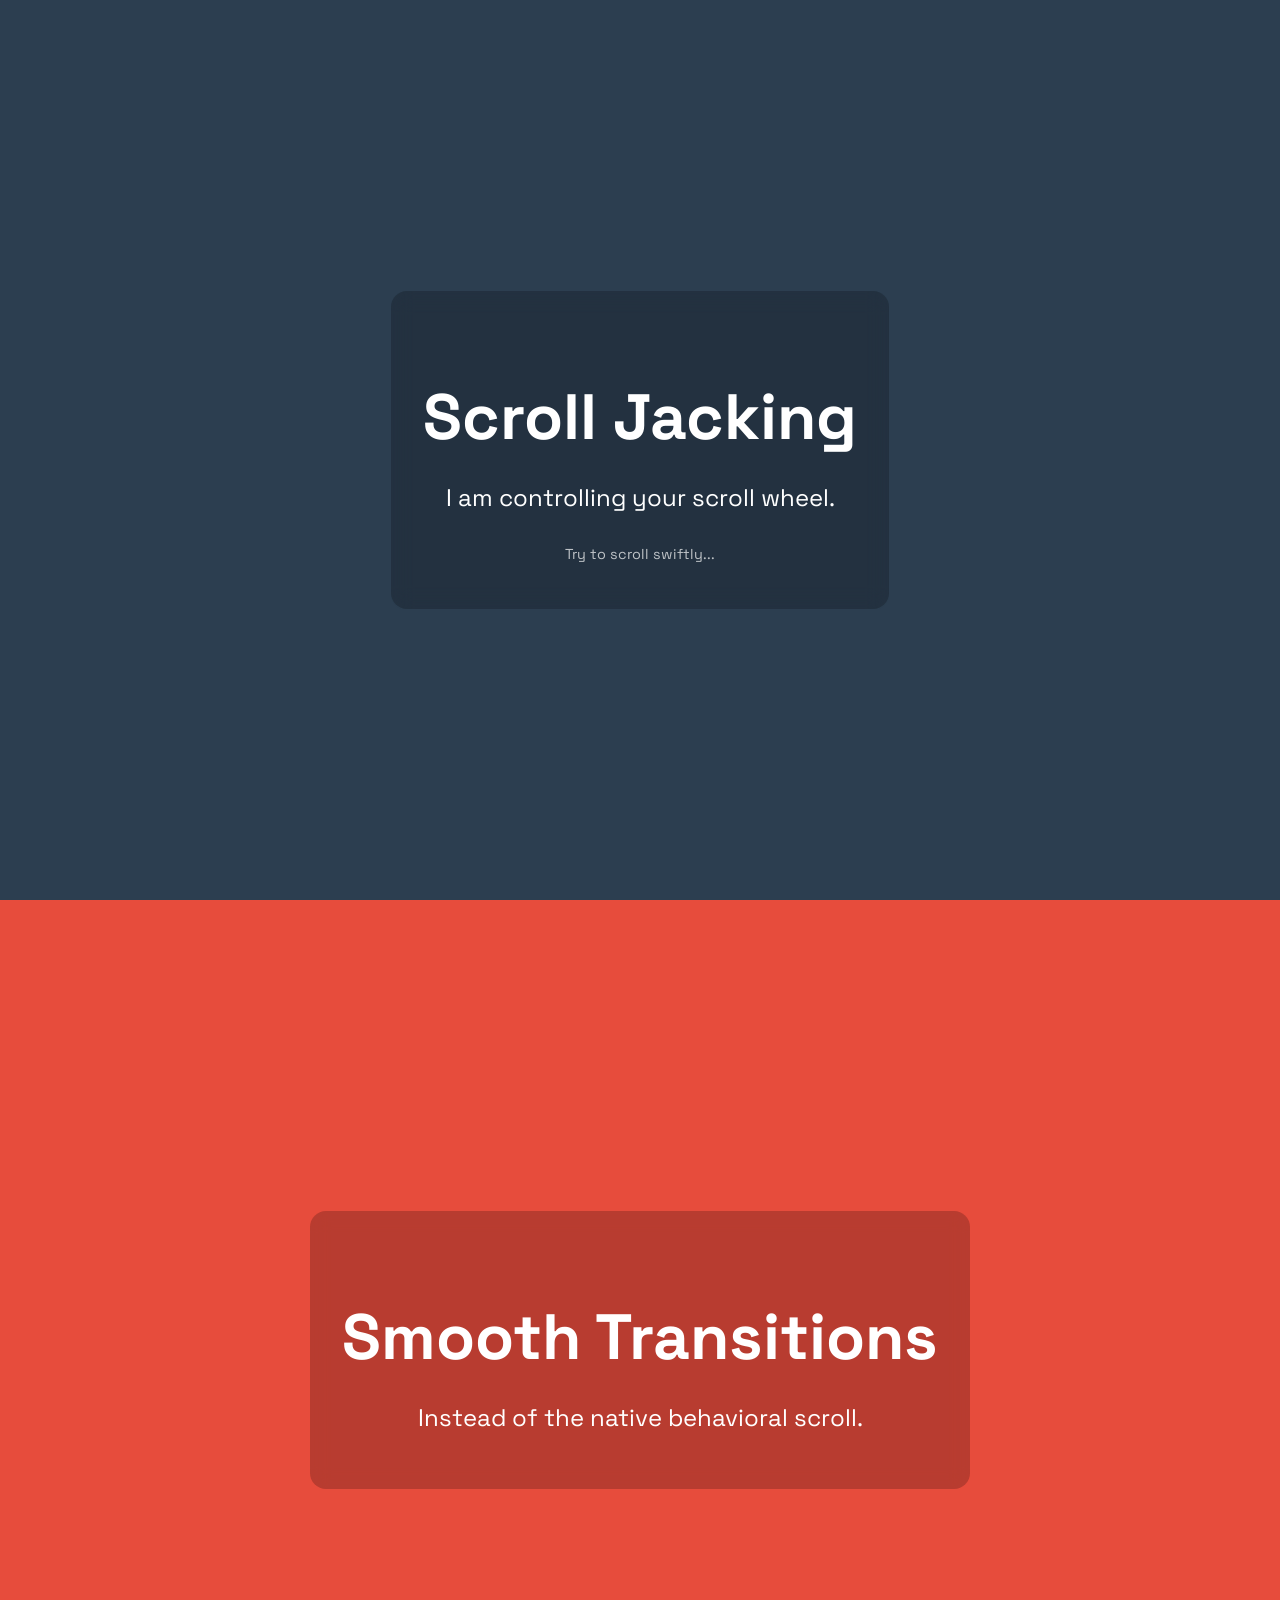
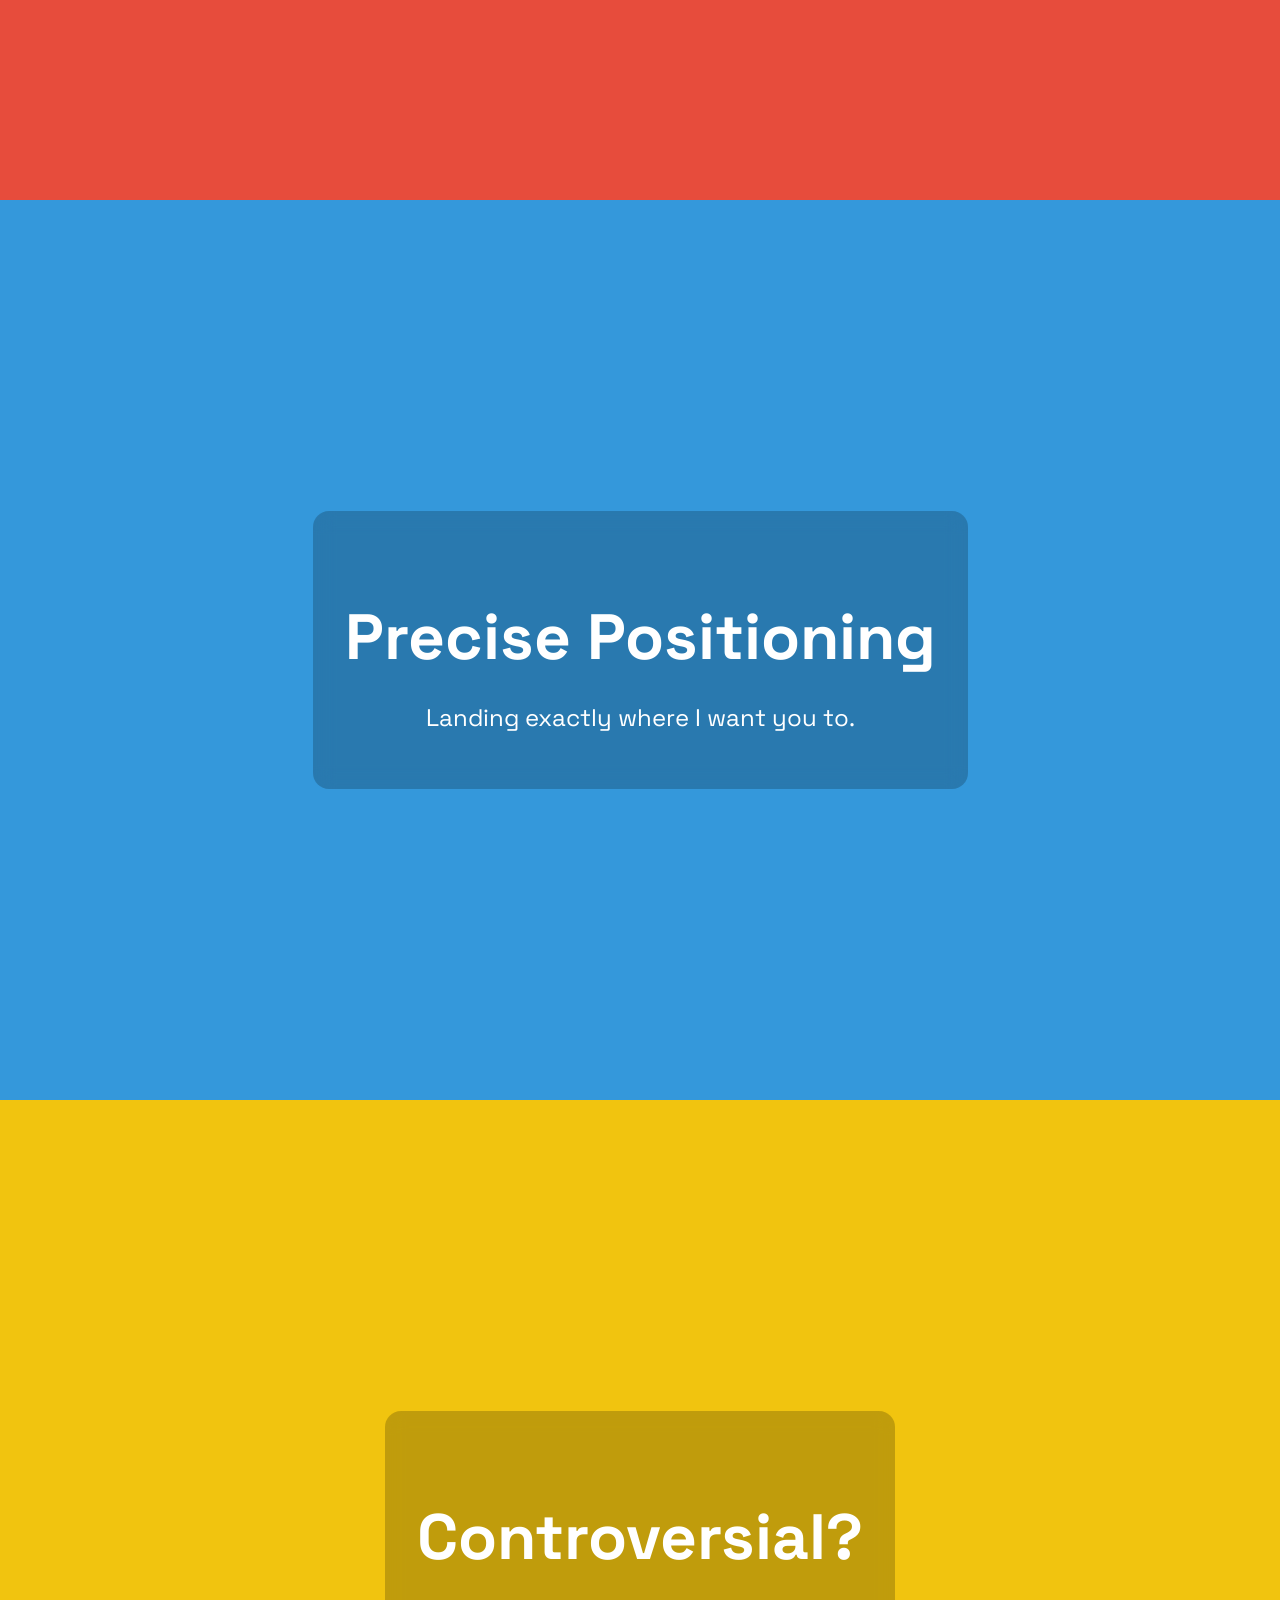
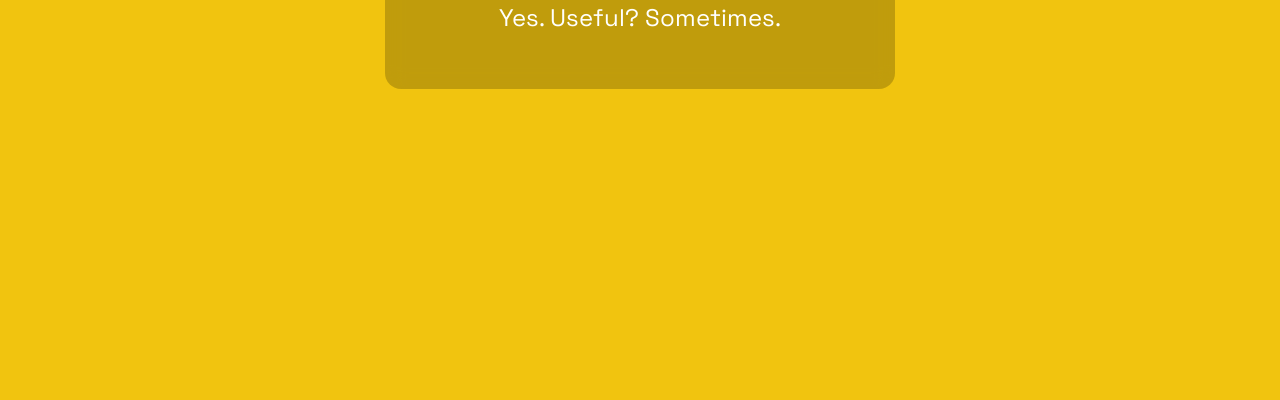
<file: 3_scroll-jacking/index.html>
<!DOCTYPE html>
<html lang="en">
<head>
    <meta charset="UTF-8">
    <meta name="viewport" content="width=device-width, initial-scale=1.0">
    <title>Scroll Jacking (JS Controlled)</title>
    <link rel="stylesheet" href="style.css">
    <style>
        @import url('https://fonts.googleapis.com/css2?family=Space+Grotesk:wght@400;700&display=swap');
    </style>
</head>
<body>
    <div id="progress-bar"></div>
    
    <section class="slide" data-index="0">
        <div class="content">
            <h1>Scroll Jacking</h1>
            <p>I am controlling your scroll wheel.</p>
            <p class="instruction">Try to scroll swiftly...</p>
        </div>
    </section>
    
    <section class="slide" data-index="1">
        <div class="content">
            <h1>Smooth Transitions</h1>
            <p>Instead of the native behavioral scroll.</p>
        </div>
    </section>
    
    <section class="slide" data-index="2">
        <div class="content">
            <h1>Precise Positioning</h1>
            <p>Landing exactly where I want you to.</p>
        </div>
    </section>
    
    <section class="slide" data-index="3">
        <div class="content">
            <h1>Controversial?</h1>
            <p>Yes. Useful? Sometimes.</p>
        </div>
    </section>

    <script src="script.js"></script>
</body>
</html>
</file>
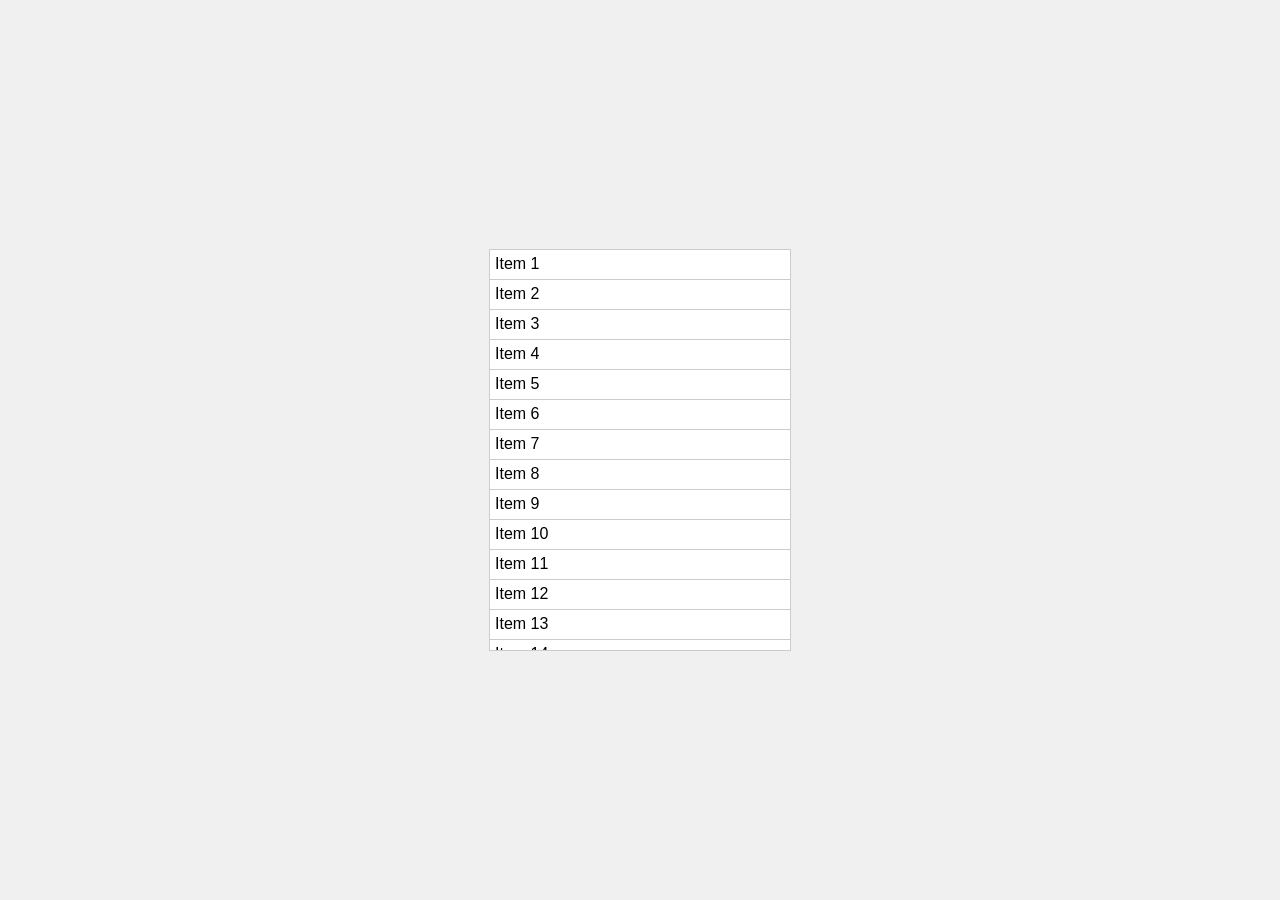
<file: 5_virtual-scrolling/index.html>
<!DOCTYPE html>
<html lang="en">
    <head>
        <meta charset="UTF-8">
        <meta
            name="viewport"
            content="width=device-width, initial-scale=1.0"
        >
        <title>Virtual Scrolling</title>
        <link rel="stylesheet" href="styles.css">
    </head>
    <body>
        <div class="container">
            <div
                class="scroll-container"
                id="scrollContainer"
            >
                <div
                    class="content"
                    id="content"
                ></div>
            </div>
        </div>
        <script src="app.js"></script>
    </body>
</html>
</file>
<file: 3_scroll-jacking/style.css>
body,
html {
    margin: 0;
    padding: 0;
    width: 100%;
    height: 100%;
    overflow: hidden;
    /* Disable native scroll */
    font-family: 'Space Grotesk', sans-serif;
    color: #fff;
}

#progress-bar {
    position: fixed;
    top: 0;
    left: 0;
    height: 5px;
    background: #fff;
    width: 0%;
    transition: width 0.5s ease;
    z-index: 100;
}

.slide {
    width: 100%;
    height: 100vh;
    position: absolute;
    top: 0;
    left: 0;
    display: flex;
    justify-content: center;
    align-items: center;
    transition: transform 1s cubic-bezier(0.645, 0.045, 0.355, 1.000);
    /* easeInOutCubic */
}

.content {
    text-align: center;
    max-width: 600px;
    padding: 2rem;
    background: rgba(0, 0, 0, 0.2);
    border-radius: 1rem;
    backdrop-filter: blur(10px);
}

h1 {
    font-size: 4rem;
    margin-bottom: 0.5rem;
}

p {
    font-size: 1.5rem;
}

.instruction {
    font-size: 0.9rem;
    opacity: 0.7;
    margin-top: 2rem;
}

/* Slide Colors */
.slide:nth-child(2) {
    background: #2c3e50;
    transform: translateY(0%);
}

.slide:nth-child(3) {
    background: #e74c3c;
    transform: translateY(100%);
}

.slide:nth-child(4) {
    background: #3498db;
    transform: translateY(200%);
}

.slide:nth-child(5) {
    background: #f1c40f;
    transform: translateY(300%);
}
</file>
<file: 5_virtual-scrolling/styles.css>
body {
    font-family: Arial, sans-serif;
    display: flex;
    justify-content: center;
    align-items: center;
    height: 100vh;
    margin: 0;
    background-color: #f0f0f0;
}

.container {
    width: 300px;
    height: 400px;
    overflow: hidden;
    border: 1px solid #ccc;
    background-color: white;
}

.scroll-container {
    width: 100%;
    height: 100%;
    overflow-y: auto;
    position: relative;
}

.content {
    position: absolute;
    width: 100%;
}

.item {
    position: absolute;
    width: 100%;
    box-sizing: border-box;
    border-bottom: 1px solid #ccc;
    padding: 5px;
    background-color: white;
}
</file>
